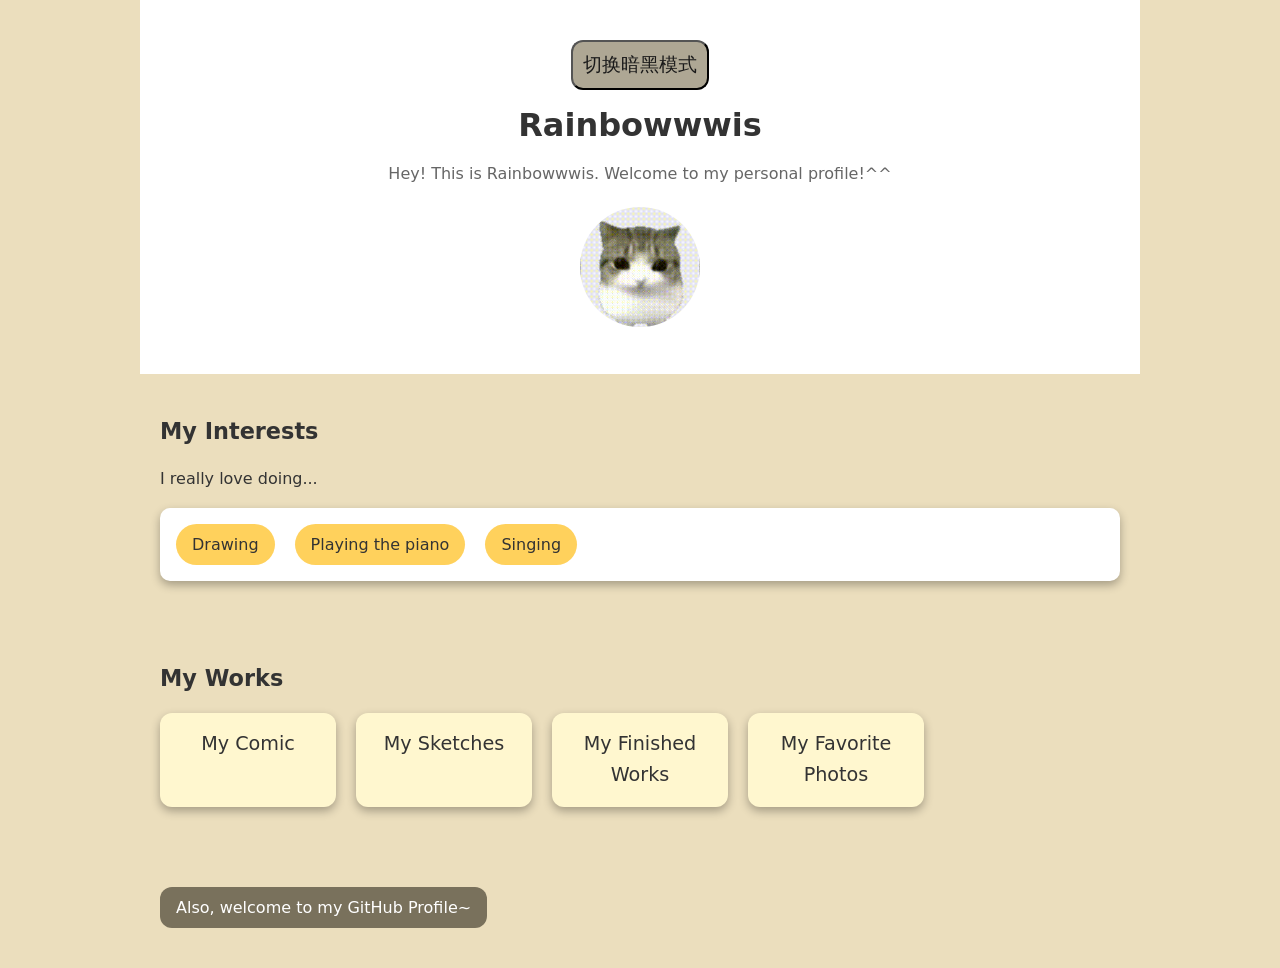
<file: index.html>
<!DOCTYPE html>
<html lang="en">
    <head>
        <meta charset="UTF-8">
        <meta name="viewport" content="width=device-width, initial-scale=1.0">
        <title>Rainbowwwis' s profile</title> 
        <link rel="stylesheet" href="style.css">
    </head>
    <body>
        <header>
            <button id="theme-toggle">切换暗黑模式</button>
            <h1>Rainbowwwis</h1>
            <p>Hey! This is Rainbowwwis. Welcome to my personal profile!^^</p>          
            <img class="profile-image" src="cat_dance.gif" alt="一只很萌的小猫">
        </header>
        
        <section>
            <h2>My Interests</h2>
            <p>I really love doing...</p>
            <ul>
                <li>Drawing</li>
                <li>Playing the piano</li>
                <li>Singing</li>
            </ul>
        </section>

        <section>
            <h2>My Works</h2>
            <div class="works-navigation">
                <a href="comic.html">My Comic</a>
                <a href="sketch.html">My Sketches</a>
                <a href="finished.html">My Finished Works</a>
                <a href="photos.html">My Favorite Photos</a>
            </div>
        </section>
        
        <footer class="github-btn">
            <a href="https://github.com/Rainbowwwis">Also, welcome to my GitHub Profile~</a>
        </footer>

        <script src="main.js"></script>
    </body>
</html>
</file>
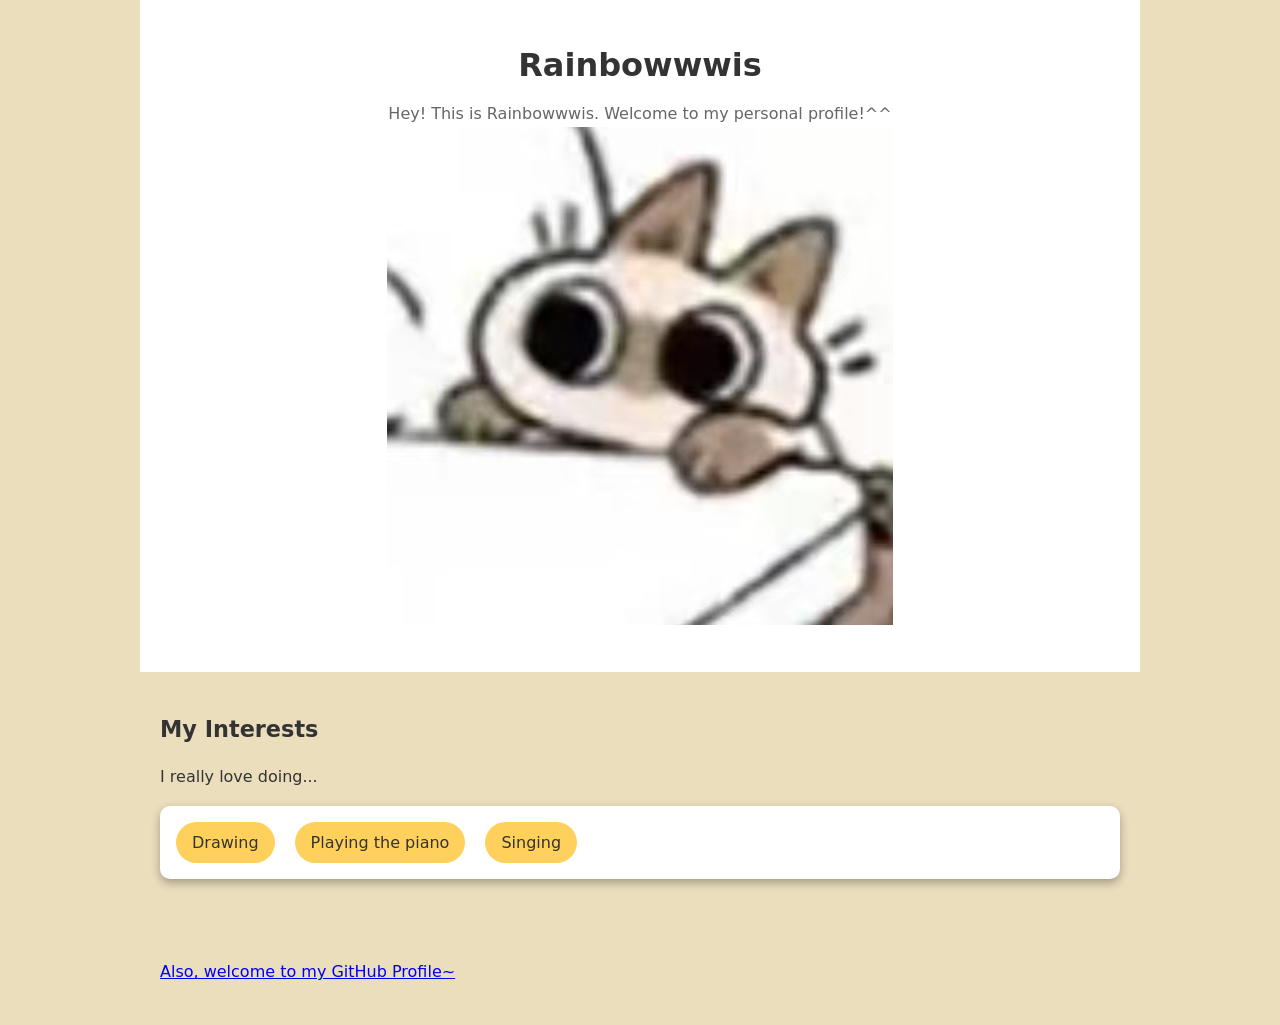
<file: firstetc copy.html>
<!DOCTYPE html>
<html lang="en">
    <head>
        <meta charset="UTF-8">
        <title>Rainbowwwis's profile</title>
        <link rel="stylesheet" href="style.css">
    </head>
    <body>
        <header>
            <h1>Rainbowwwis</h1>
            <p>Hey! This is Rainbowwwis. Welcome to my personal profile!^^</p>          
            <img src="cat.jpg" alt="一只很萌的小猫">
        </header>
        
        <section>
            <h2>My Interests</h2>
            <p>I really love doing...</p>
            <ul>
                <li>Drawing</li>
                <li>Playing the piano</li>
                <li>Singing</li>
            </ul>
        </section>
        
        <footer>
            <a href="https://github.com/Rainbowwwis">Also, welcome to my GitHub Profile~</a>
        </footer>
        
    </body>
</html>
</file>
<file: style.css>
* {
    margin:0;
    padding:0;
    box-sizing:border-box;
}

body {
    font-family:system-ui, -apple-system, "Segoe UI", sans-serif;
    line-height:1.6;
    color:#333;
    background:#ebdebd;
}

header, section, footer {
    max-width:1000px;
    margin:0 auto;
    padding:40px 20px;
    width:100%;
}

header {
    background:#fff;
    text-align:center;
}

button {
    background:#aea794;
    border-radius:12px;
    font-size:1.2rem;
    color:#1a1a1a;
    text-align:center;
    padding:10px 10px;
    margin-bottom:10px;
}


h1 {
    font-size:2rem;
    margin-bottom:10px;
}

header p {
    color:#666;
}

section p {
    margin-bottom:16px;
}

section ul {
    background:#fff;
    border-radius:10px;
    box-shadow:0 4px 10px rgba(0, 0, 0, 0.3);
    list-style:none;
    display:flex;
    gap:20px;
    padding:16px;
    flex-wrap: wrap;
}

section li {
    background:#ffd15c;
    border-radius:999px;
    padding:8px 16px;
    display: flex;
    justify-content: center;
    align-items: center;
}

section li:hover {
    background:#e9b83d;
}

.works-navigation {
    display: grid;
    grid-template-columns: repeat(5, 1fr);
    gap: 20px;
}

.works-navigation a {
    font-size: 1.2rem;
    display:block;
    text-decoration:none;
    background:#fff7cf;
    color:#333;
    padding:16px;
    border-radius:12px;
    box-shadow:0 4px 10px rgba(0, 0, 0, 0.3);
    text-align:center;
}

.works-navigation a:hover {
    background:#ffe39b;
}

.works-navigation a.active {
    background:#ffca43
}

h2 {
    font-size:1.4rem;
    margin-bottom:16px;
}

.profile-image {
    width:120px;
    height:120px;
    border-radius:50%;
    object-fit:cover;
    margin-top:20px;
}

.lightbox {
    position: fixed;
    top: 0;
    left: 0;
    width: 100%;
    height: 100%;
    background: rgba(0, 0, 0, 0.8);
    display: none;
    z-index:1000;
    justify-content: center;
    align-items: center;
}

.lightbox img {
    max-width: 95vw;
    max-height: 95vh;
    width: auto !important; 
    height: auto !important;
    object-fit: contain;
    border-radius: 8px;
    box-shadow: 0 10px 30px rgba(0,0,0,0.5);
}

figure {
    background:#fff;
    border-radius:12px;
    box-shadow:0 4px 10px rgba(0, 0, 0, 0.3);
    padding:16px;
    display:flex;
    flex-direction:column;
}

figure img {
    width: 100%;
    height: auto;
    border-radius: 8px;
    display: block;
}

figure p {
    font-size:0.9rem;
}

figcaption {
    margin-top: auto;
}

.comic-gallery img {
    width:200px;
}

.comic-gallery {
    display:grid;
    grid-template-columns:repeat(3, 1fr);
    gap:30px;
}

.sketch-gallery,
.finished-gallery,
.photos-gallery {
    display:grid;
    grid-template-columns:repeat(4, 1fr);
    gap:20px;
}

.github-btn a {
    padding:8px 16px;
    background:#79715c;
    color:#fff;
    border-radius:12px;
    text-decoration: none;
    display:inline-block;
}

.github-btn a:hover {
    background:#4c4635
}

.dark {
    background:#1a1a1a;
    color:#eee;
}

.dark header {
    background:#716759;
}
.dark header p {
    color:#ccc;
}
.dark section ul {
    background:#716759;
}
.dark section li {
    background:#d09900;
    color:#eee;
}
.dark a {
    background:#534c3a;
    color:#eee;
}
.dark a:hover {
    background:#373224
}

.dark .works-navigation a {
    background: #534c3a;
    color: #eee;
}
.dark .works-navigation a.active {
    background: #433611;
}
.dark figure figcaption {
    color: #1a1a1a;
}

@media (max-width: 768px) {
    h1 {
    font-size:1.5rem;
    margin-bottom:10px;
    }

    header, section, footer {
    max-width:720px;
    margin:0 auto;
    padding:24px 16px;
    }

    img {
    width:90px;
    height:90px;
    border-radius:50%;
    object-fit:cover;
    margin-top:20px;
    }

    .works-navigation {
    grid-template-columns: repeat(2, 1fr);
    }
}
</file>
